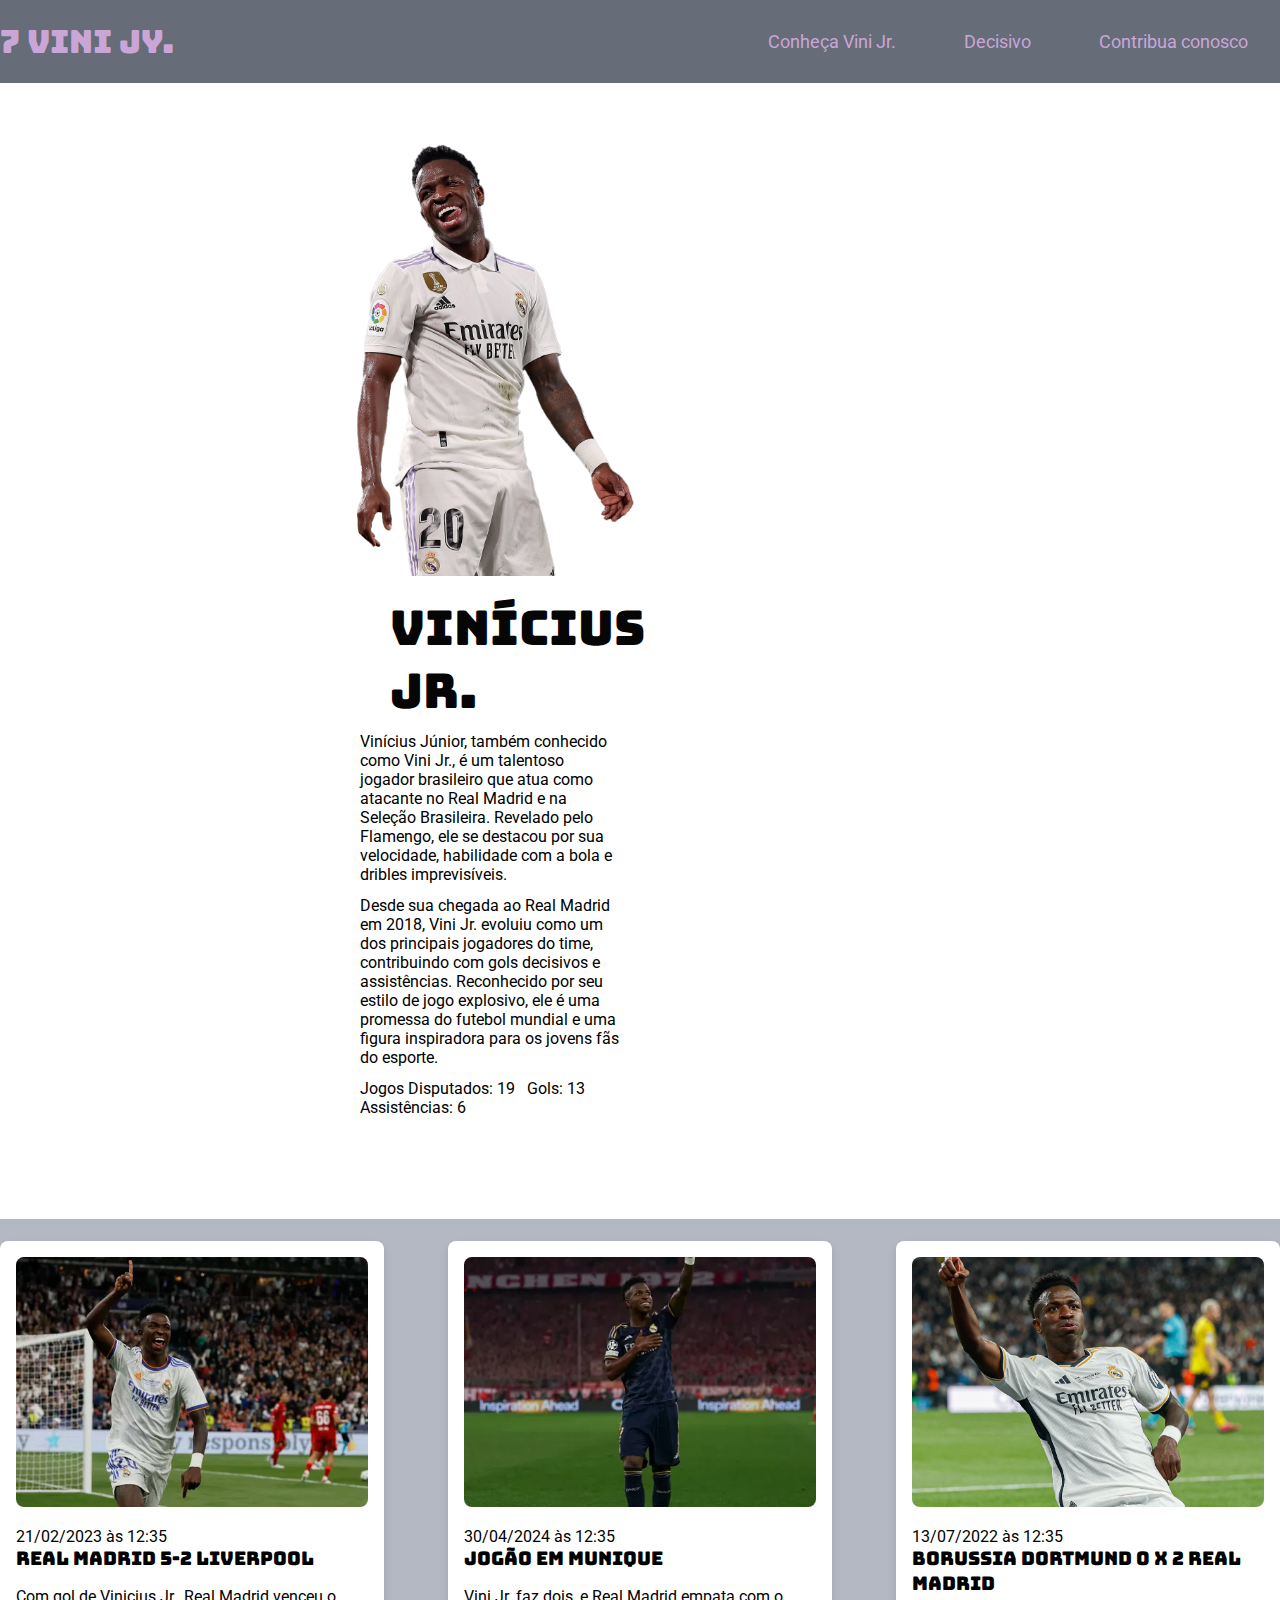
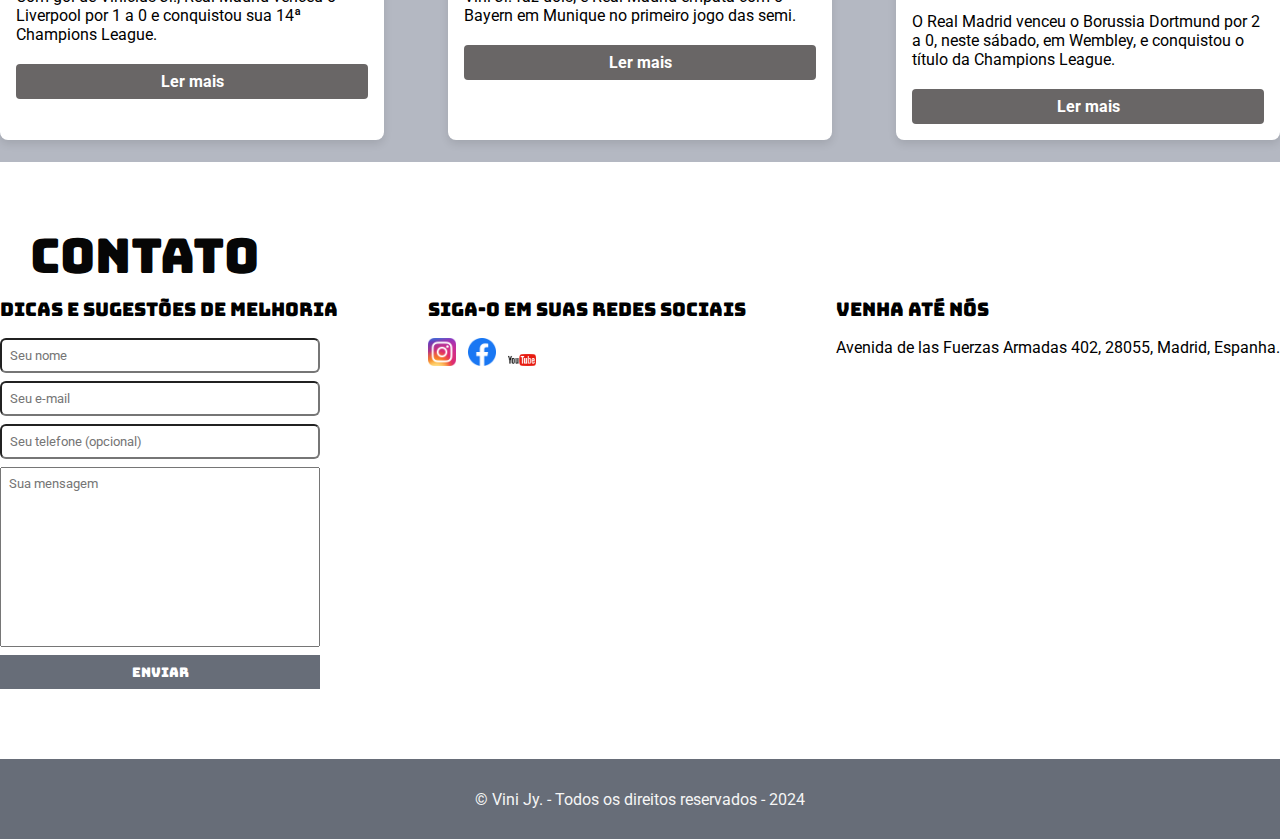
<file: index.html>
<!DOCTYPE html>
<html lang="en">
<head>
    <meta charset="UTF-8">
    <meta name="viewport" content="width=device-width, initial-scale=1.0">
    <title>Vini Jr. - Futuro melhor do mundo</title>
    <link rel="stylesheet" href="./main.css" />
    <link rel="preconnect" href="https://fonts.googleapis.com">
    <link rel="preconnect" href="https://fonts.gstatic.com" crossorigin>
    <link href="https://fonts.googleapis.com/css2?family=Bungee&family=Roboto:wght@400;700&display=swap" rel="stylesheet">
</head>
<body>
    <header>
        <div class="container">
            <h1>7 Vini Jy.</h1>
            <nav>
                <ul>
                    <li>
                        <a href="#about" title="Ir para a seção sobre">Conheça Vini Jr.</a>
                    </li>
                    <li>
                        <a href="#sports" title="Ir para a seção de contato">Decisivo</a>
                    </li>
                    <li>
                        <a href="#contact" title="Ir para a seção de contato">Contribua conosco</a>
                    </li>
                </ul>
            </nav>
        </div>
    </header>

    <!-- Nova seção - Sobre Vini -->
    <section id="about">
        <div class="container">
            <img class="vini-front" src="./img/Viniciur_Junior_PNG_Transparente.png" alt="Foto Vini Camisa 20">
            <div>
                <h2>Vinícius Jr.</h2>
                <p>Vinícius Júnior, também conhecido como Vini Jr., é um talentoso jogador brasileiro que atua como atacante no Real Madrid e na Seleção Brasileira. Revelado pelo Flamengo, ele se destacou por sua velocidade, habilidade com a bola e dribles imprevisíveis. </p>
                
                <p>Desde sua chegada ao Real Madrid em 2018, Vini Jr. evoluiu como um dos principais jogadores do time, contribuindo com gols decisivos e assistências. Reconhecido por seu estilo de jogo explosivo, ele é uma promessa do futebol mundial e uma figura inspiradora para os jovens fãs do esporte.</p><ul class="brands-list">
                    <li>Jogos Disputados: 19 </li>
                    <li>Gols: 13</li>
                    
                    <li>Assistências: 6</li>
                </ul>
            </div>
        </div>
    </section>
    

    <!-- Seção Melhores Lances -->
    <section id="sports">
        <div class="container">
            
            <div class="articles">
                <article>
                    <img src=".//img/Viny Contra Liverpool.webp" alt="Final contra o Liverpool">
                    <header>
                        <time>21/02/2023 às 12:35</time>
                    </header>
                    <h3>Real Madrid 5-2 Liverpool</h3>
                    <p>Com gol de Vinicius Jr., Real Madrid venceu o Liverpool por 1 a 0 e conquistou sua 14ª Champions League.</p>
                    <a href="#" title="Leia a notícia completa">Ler mais</a>
                </article>
                <article>
                    <img src="./img/vinicius-jr-do-real-madrid-em-jogo-contra-o-bayern-de-munique-pela-liga-dos-campeoes-1715084521629_v2_450x450.jpg.webp" alt="Bola de futebol no gramado">
                    <header>
                        <time class="creation-date">30/04/2024 às 12:35</time>
                    </header>
                    <h3>JOGÃO EM MUNIQUE</h3>
                    <p>Vini Jr. faz dois, e Real Madrid empata com o Bayern em Munique no primeiro jogo das semi.</p>
                    <a href="#" title="Leia a notícia completa">Ler mais</a>
                </article>
                <article>
                    <img src="./img/Viny contra borrusia.jpg" alt="Jogador de futebol americano correndo com a bola na mão">
                    <header>
                        <time>13/07/2022 às 12:35</time>
                    </header>
                    <h3>Borussia Dortmund 0 x 2 Real Madrid</h3>
                    <p>O Real Madrid venceu o Borussia Dortmund por 2 a 0, neste sábado, em Wembley, e conquistou o título da Champions League.</p>
                    <a href="#" title="Leia a notícia completa">Ler mais</a>
                </article>
            </div>
        </div>
    </section>
    

    <!-- Seção Contato -->
    <section id="contact">
        <div class="container">
            <h2>Contato</h2>
            <div class="contact-methods">
                <div>
                    <h3>Dicas e Sugestões de melhoria</h3>
                    <form>
                        <input type="text" placeholder="Seu nome" required>
                        <input type="email" placeholder="Seu e-mail" required>
                        <input type="tel" placeholder="Seu telefone (opcional)">
                        <textarea placeholder="Sua mensagem" required></textarea>

                        <button type="submit">Enviar</button>
                    </form>
                </div>
                <div>
                    <h3>Siga-o em suas redes sociais</h3>
                    <ul class="social-links">
                        <li><a href="#" title="Siga-nos no Instagram"><img src="./img/instagram.png" alt="Logo Instagram"></a></li>
                        <li><a href="#" title="Siga-nos no Facebook"><img src="./img/facebook.png" alt="Logo Facebook"></a></li>
                        <li><a href="#" title="Visite-nos no YouTube"><img src="./img/youtube.png" alt="Logo YouTube"></a></li>
                    </ul>
                </div>
                <div>
                    <h3>Venha até nós</h3>
                    <p>Avenida de las Fuerzas Armadas 402, 28055, Madrid, Espanha.</p>
                </div>
            </div>
        </div>
    </section>

    <!-- Rodapé -->
    <footer>
        <div class="container">
            <p>&copy; Vini Jy. - Todos os direitos reservados - 2024</p>
        </div>
        
    </footer>
</body>
</html>
</file>
<file: main.css>
/* Reset de margens e paddings */
* {
    box-sizing: border-box;
    margin: 0;
    padding: 0;
}

header h1, section h2, section h3, form button {
    font-family: "Bungee", sans-serif;
    font-weight: normal;
}

body, input, textarea, button {
    font-family: "Roboto", sans-serif; /* Escolha de fonte */
    font-style: normal;
}

/* Estilo do Header */
body > header {
    background-color: #676d78; /* Cor do Header */
    padding: 20px 0;
    color: #d9afe4e2;
}

header li {
    display: inline;
}

header li a {
    color: #d9afe4e2;
    text-decoration: none;
    padding: 8px 16px;
    font-size: 18px;
}

header nav li {
    color: aliceblue;
    text-decoration: none;
    padding: 8px 16px;
}

header li a:hover {
    background-color: #676d78; /* Cor de Hover no Header */
    border-radius: 12px;
    font-family: "Bungee", sans-serif;
    font-weight: bold;
}

header h1:hover {
    background-color: #676d78; /* Cor de Hover no Título */
    border-radius: 8px;
    font-family: "Bungee", sans-serif;
    font-weight: bold;
}

header .container {
    display: flex; /* Deixa o título e os botões lado a lado */
    align-items: center;
    justify-content: space-between;
}

.container {
    max-width: 1366px; /* Limitar a largura máxima */
    width: 100%;
    margin: 0 auto;
}

.brands-list img {
    height: 24px;
}

.brands-list li {
    display: inline;
    margin-right: 8px;
}

section .container {
    align-items: flex-start;
}

section {
    padding: 22px 0;
    margin-bottom: 40px; /* Espaçamento entre as seções */
}

section h2 {
    font-size: 3em;
    margin-bottom: 10px;
    padding-left: 30px;
    color: #060606; /* Cor da Fonte */
}

section p {
    margin-bottom: 12px;
}

section h3 {
    margin-bottom: 16px;
}

/* Foto do Vinícius */
.vini-front {
    margin-right: 5px; /* Espaçamento entre a imagem e o texto */
    max-width: 30%; /* Limita a largura máxima da imagem */
    height: auto; /* Mantém a proporção da imagem */
}

.social-links img {
    width: 28px;
}

.social-links li {
    display: inline;
    margin-right: 8px;
}

.social-links li a {
    text-decoration: none;
}

#contact .container {
    display: block;
}

.contact-methods {
    display: flex;
    justify-content: space-between;
}

form input, form textarea, form button {
    display: block;
    width: 320px;
    margin-bottom: 8px;
    padding: 8px;
}

form textarea {
    resize: none;
    height: 180px;
}

form button {
    color: #FFFFFF;
    background-color: #676d78; /* Cor dos Botões */
    border: none;
    border-radius: px;
    cursor: pointer;
}

form button:hover {
    background-color: #aaa6a6e2; /* Cor ao Passar o Mouse nos Botões */
}

form input {
    border-radius: 6px;
}

input:focus, textarea:focus {
    outline-color: #FFFFFF;
}

footer {
    background-color: #676d78; /* Cor do Footer */
    color: #F5F5F5;
    padding: 16px 0;
    position: relative;
    height: 80px;
}

footer p {
    position: absolute;
    top: 50%;
    left: 50%;
    transform: translate(-50%, -50%);
}

.articles {
    display: flex;
    flex-wrap: wrap;
    gap: 16px; /* Espaçamento consistente entre os artigos */
    justify-content: space-between;
}

.articles article {
    width: 30%;
    background-color: #ffffff; /* Cor de fundo dos artigos */
    padding: 16px;
    border: px solid  #fefefe;
    border-radius: 8px; /* Bordas arredondadas */
    box-shadow: 0 4px 8px rgba(0, 0, 0, 0.1);
    transition: transform 0.3s ease;
}

.articles article:hover {
    transform: scale(1.05); /* Efeito de hover */
}

.vini-front:hover {
    transform: scale(1.6); /* Efeito de hover */
}

.articles article img {
    width: 100%;
    height: 250px;
    object-fit: cover; /* Ajusta a imagem sem distorção */
    border-radius: 8px;
    margin-bottom: 16px;
}

.articles article a {
    display: inline-block;
    background-color: #a302e8; /* Cor dos Links dos Artigos */
    color:  #ffffff;
    padding: 8px;
    border-radius: 4px;
    text-align: center;
    text-decoration: none;
    width: 100%;
    font-weight: bold;
    margin-top: 8px;
}

.articles article a:hover {
    background-color: #000000; /* Cor ao Passar o Mouse nos Links dos Artigos */
    text-decoration: underline;
}

@media (max-width: 1024px) {
    .articles article {
        width: 45%; /* Dois artigos por linha */
    }
}

@media (max-width: 768px) {
    .articles article {
        width: 100%; /* Um artigo por linha */
    }
}

#sports {
    background-color: #b4b8c2; /* Cor de fundo da seção "sports" */
}

#sports .articles article a {
    background-color: #696666;
}

/* Seção "Conheça Vini" */
#about .container {
    display: flex; /* Alinha os itens horizontalmente */
    align-items: center; /* Alinha os itens verticalmente */
    justify-content: space-between; /* Espaça uniformemente os elementos */
    flex-wrap: wrap; /* Permite quebra de linha para dispositivos menores */
}

#about div {
    flex: 1; /* Faz o texto ocupar o espaço disponível */
    max-width: 50%; /* Limita a largura do texto */
    padding: 20px;
}

.vini-front {
    flex: 1; /* Faz a imagem ocupar o espaço disponível */
    margin-right: 20px; /* Espaçamento entre a imagem e o texto */
    max-width: 50%; /* Limita a largura máxima da imagem */
    height: auto; /* Mantém a proporção da imagem */
}

/* Adicionando responsividade */
@media (max-width: 768px) {
    #about .container {
        flex-direction: column; /* Coloca os itens em coluna em telas menores */
    }

    .vini-front {
        margin-right: 0;
        margin-bottom: 20px; /* Espaçamento entre a imagem e o texto em telas menores */
        max-width: 100%; /* Permite a imagem ocupar toda a largura em telas menores */
    }

    #about div {
        max-width: 100%; /* Permite o texto ocupar toda a largura em telas menores */
    }
}
</file>
